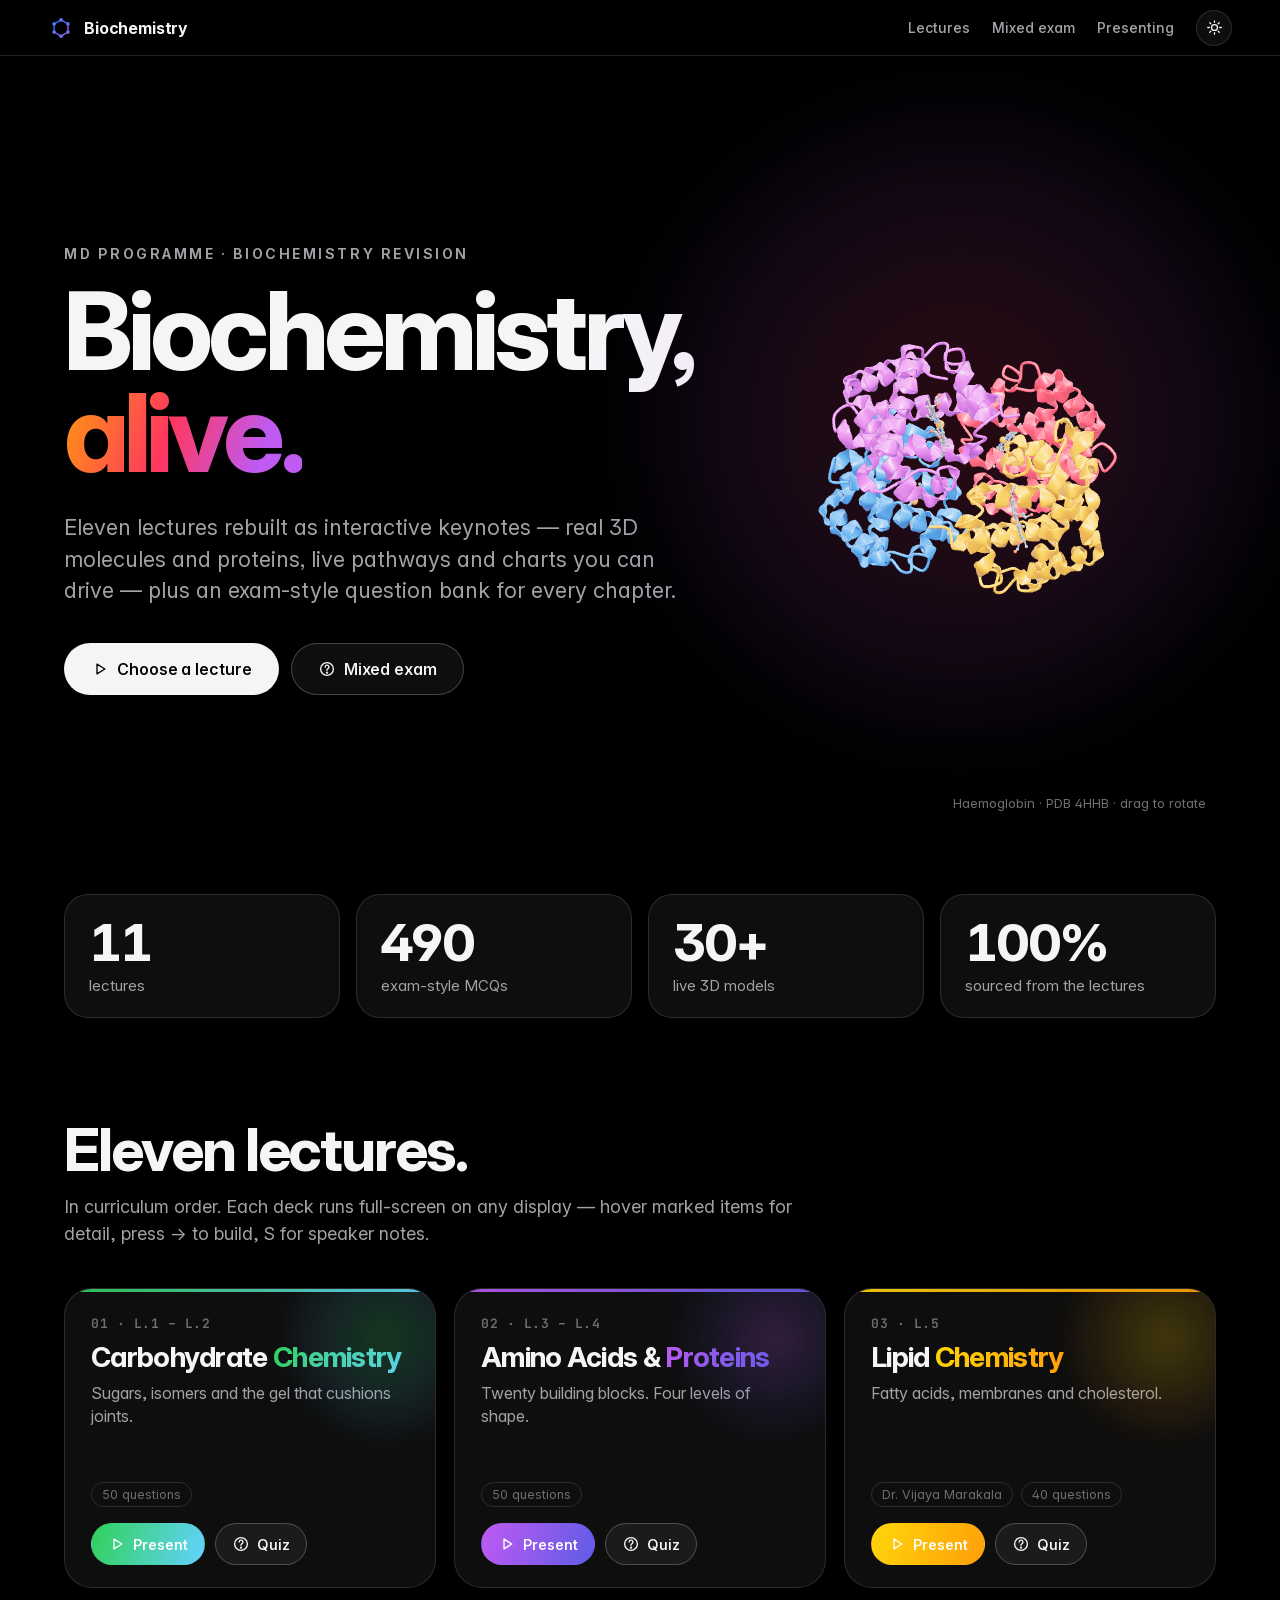
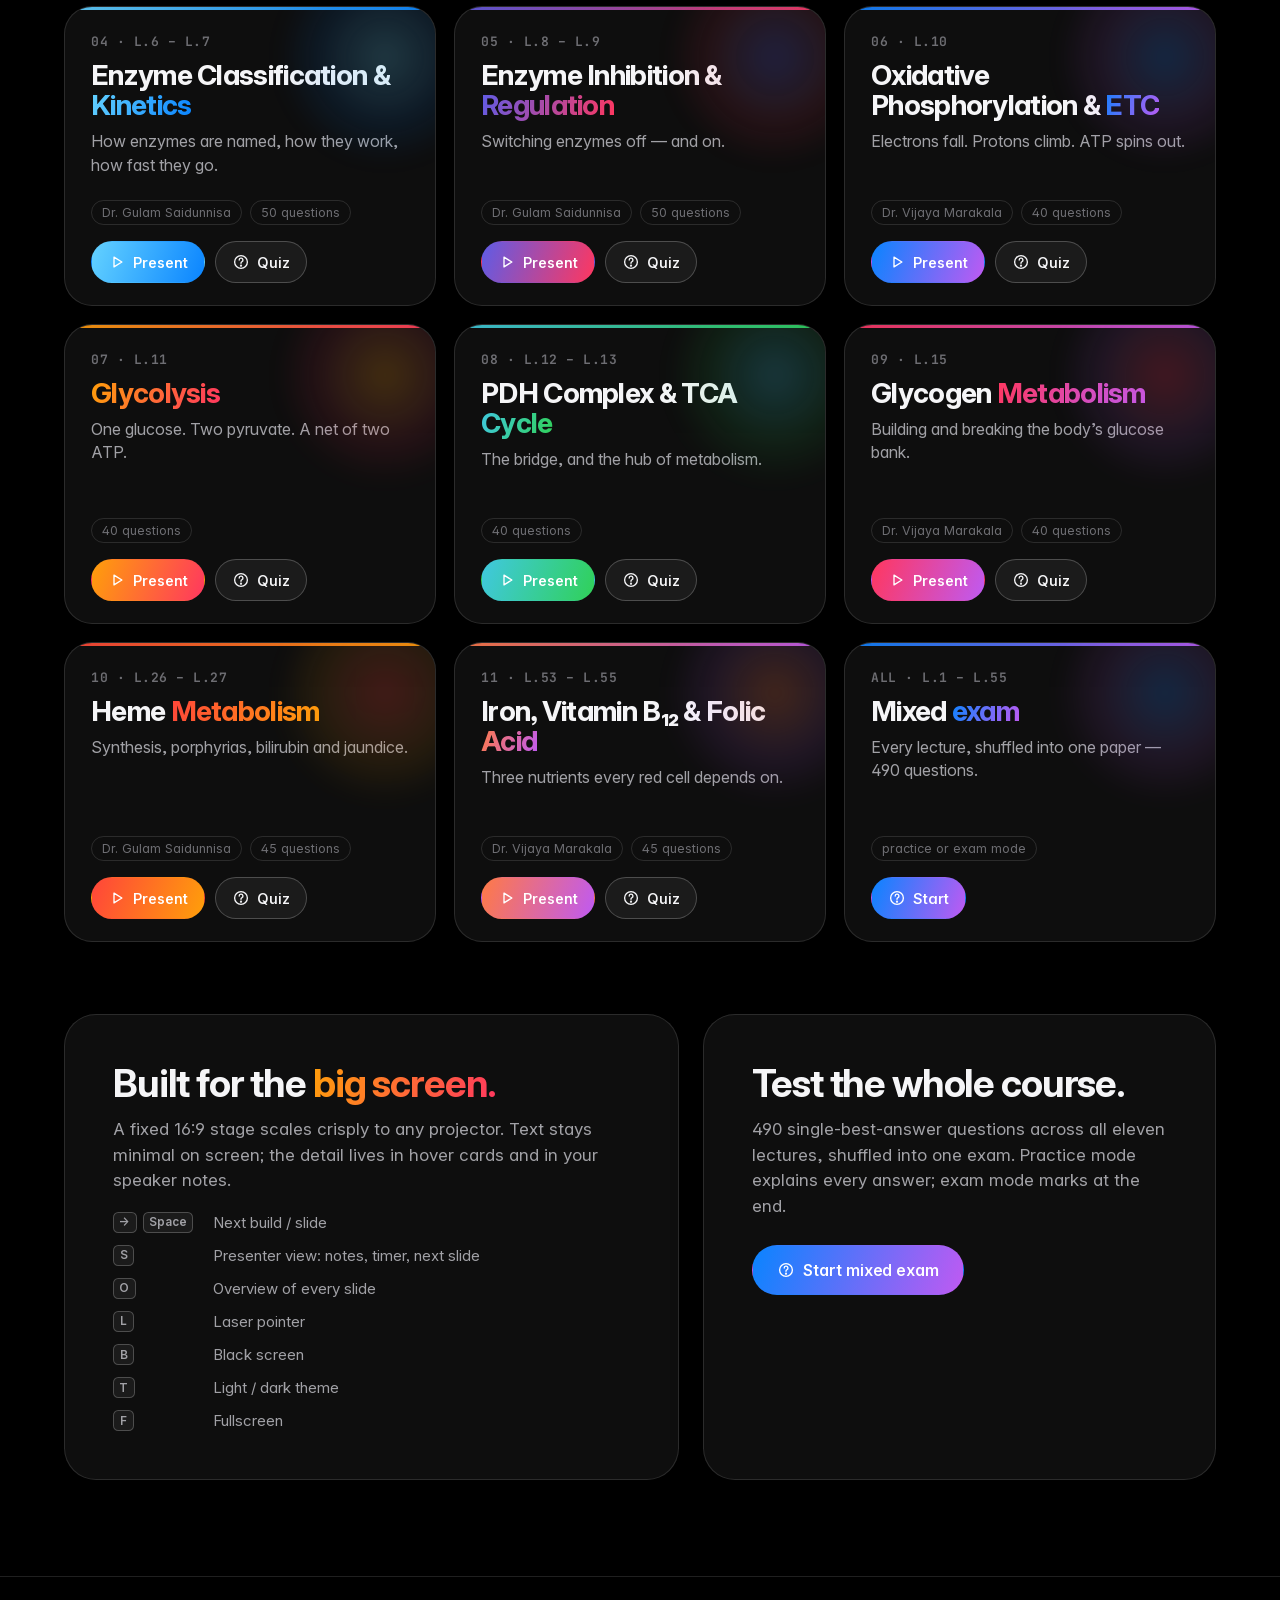
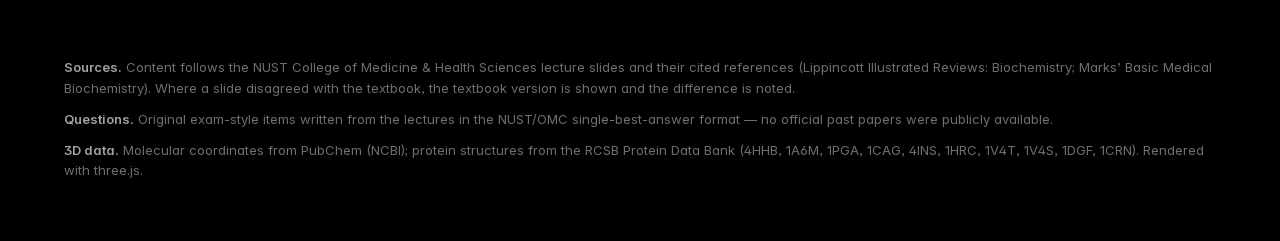
<file: index.html>
<!doctype html>
<html lang="en" data-theme="dark">
<head>
  <meta charset="utf-8">
  <meta name="viewport" content="width=device-width, initial-scale=1">
  <title>Biochemistry Revision</title>
  <meta name="description" content="Eleven biochemistry lectures rebuilt as interactive 3D keynotes, with an exam-style question bank for every chapter.">
  <meta property="og:title" content="Biochemistry, alive.">
  <meta property="og:description" content="Interactive 3D revision keynotes and exam-style MCQs for MD biochemistry.">
  <link rel="icon" href="assets/img/icon.svg" type="image/svg+xml">
  <link rel="preload" href="assets/fonts/InterVariable.woff2" as="font" type="font/woff2" crossorigin>
  <link rel="stylesheet" href="assets/css/app.css">
  <link rel="stylesheet" href="assets/css/hub.css">
  <script>try{var t=localStorage.getItem('biochem.theme');if(t)document.documentElement.dataset.theme=t;}catch(e){}</script>
  <script src="vendor/gsap/gsap.min.js"></script>
  <script type="importmap">
    { "imports": { "three": "./vendor/three/three.module.js", "three/addons/": "./vendor/three/addons/" } }
  </script>
  <script type="module">
    import { bootHub } from './assets/js/core/hub.js';
    bootHub();
  </script>
</head>
<body></body>
</html>
</file>
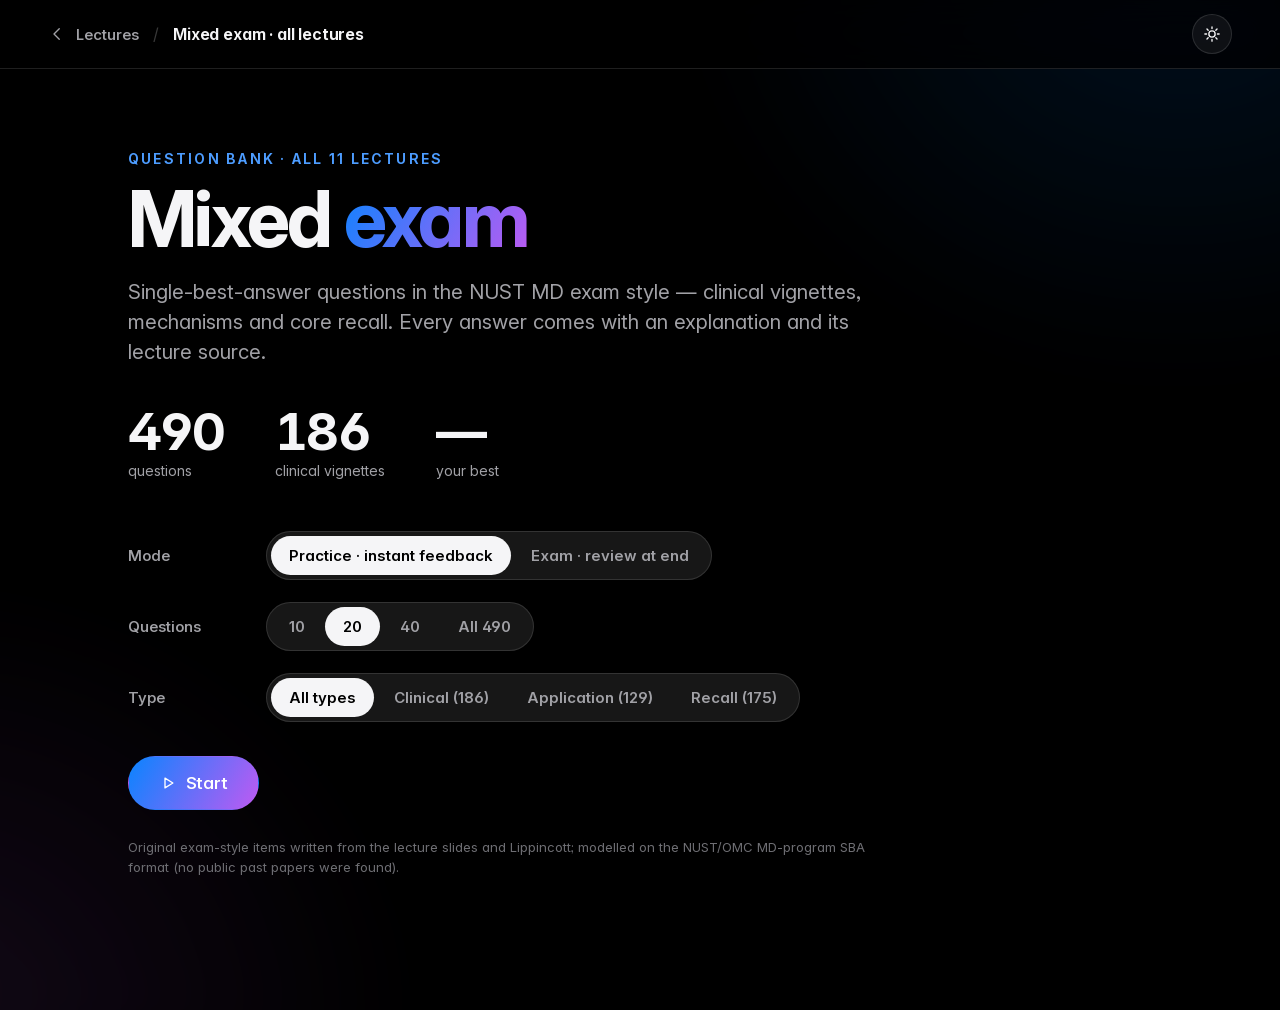
<file: quiz.html>
<!doctype html>
<html lang="en" data-theme="dark">
<head>
  <meta charset="utf-8">
  <meta name="viewport" content="width=device-width, initial-scale=1">
  <title>Questions · Biochemistry Revision</title>
  <meta name="description" content="Exam-style single-best-answer questions for each biochemistry lecture, with explanations.">
  <link rel="icon" href="assets/img/icon.svg" type="image/svg+xml">
  <link rel="preload" href="assets/fonts/InterVariable.woff2" as="font" type="font/woff2" crossorigin>
  <link rel="stylesheet" href="assets/css/app.css">
  <link rel="stylesheet" href="assets/css/quiz.css">
  <script>try{var t=localStorage.getItem('biochem.theme');if(t)document.documentElement.dataset.theme=t;}catch(e){}</script>
  <script src="vendor/gsap/gsap.min.js"></script>
  <script type="module">
    import { bootQuiz } from './assets/js/core/quiz.js';
    bootQuiz();
  </script>
</head>
<body></body>
</html>
</file>
<file: assets/css/app.css>
/* ==========================================================================
   Biochemistry Revision — design system
   Apple-inspired: quiet surfaces, one accent per lecture, big type.
   ========================================================================== */

@font-face {
  font-family: "Inter Var";
  src: url("../fonts/InterVariable.woff2") format("woff2-variations"),
       url("../fonts/InterVariable.woff2") format("woff2");
  font-weight: 100 900;
  font-style: normal;
  font-display: swap;
}
@font-face {
  font-family: "JB Mono";
  src: url("../fonts/jetbrains-mono-latin-wght-normal.woff2") format("woff2-variations");
  font-weight: 100 800;
  font-display: swap;
}
@font-face {
  font-family: "JB Mono";
  src: url("../fonts/jetbrains-mono-greek-wght-normal.woff2") format("woff2-variations");
  font-weight: 100 800;
  font-display: swap;
  unicode-range: U+0370-03FF;
}

:root {
  --font: "Inter Var", -apple-system, BlinkMacSystemFont, "SF Pro Display", "Segoe UI", system-ui, sans-serif;
  --mono: "JB Mono", ui-monospace, SFMono-Regular, Menlo, Consolas, monospace;
  --ease: cubic-bezier(.22, 1, .36, 1);
  --ease-io: cubic-bezier(.65, 0, .35, 1);

  /* Dark (default, best on projectors) */
  --bg: #000000;
  --bg-2: #0b0b0e;
  --surface: rgba(255, 255, 255, .055);
  --surface-2: rgba(255, 255, 255, .09);
  --surface-3: rgba(255, 255, 255, .14);
  --line: rgba(255, 255, 255, .12);
  --line-2: rgba(255, 255, 255, .22);
  --fg: #f5f5f7;
  --fg-2: #a1a1a6;
  --fg-3: #6e6e73;
  --glass: rgba(22, 22, 26, .78);
  --shadow: 0 40px 120px rgba(0, 0, 0, .6);
  --shadow-sm: 0 12px 40px rgba(0, 0, 0, .45);

  /* Lecture accent (overridden per lecture) */
  --a1: #0a84ff;
  --a2: #bf5af2;
  --ink: color-mix(in oklab, var(--a1) 82%, white);   /* accent for text */
  --grad: linear-gradient(120deg, var(--a1), var(--a2));

  /* Biochemical visual language — consistent across every lecture */
  --atp: #ffd60a;      /* ATP / energy            */
  --nadh: #64d2ff;     /* NADH / NADPH            */
  --fadh: #bf5af2;     /* FADH2                   */
  --co2: #98989d;      /* CO2 / waste             */
  --elec: #5ac8fa;     /* electrons               */
  --prot: #ff9f0a;     /* protons H+              */
  --act: #30d158;      /* activation / stimulates */
  --inh: #ff453a;      /* inhibition / deficiency */
  --o2: #ff6961;
  --c-carbon: #b8b8bf;
  --ok: #30d158;
  --bad: #ff453a;
  --warn: #ffd60a;

  color-scheme: dark;
}

:root[data-theme="light"] {
  --bg: #fbfbfd;
  --bg-2: #f2f2f5;
  --surface: rgba(0, 0, 0, .035);
  --surface-2: rgba(0, 0, 0, .06);
  --surface-3: rgba(0, 0, 0, .1);
  --line: rgba(0, 0, 0, .1);
  --line-2: rgba(0, 0, 0, .2);
  --fg: #1d1d1f;
  --fg-2: #515154;
  --fg-3: #86868b;
  --glass: rgba(255, 255, 255, .86);
  --shadow: 0 40px 120px rgba(0, 0, 0, .14);
  --shadow-sm: 0 12px 40px rgba(0, 0, 0, .1);
  --ink: color-mix(in oklab, var(--a1) 78%, black);

  --atp: #c98a00;
  --nadh: #0a84c6;
  --fadh: #8e3cc4;
  --co2: #6e6e73;
  --elec: #0a7bd6;
  --prot: #d97400;
  --act: #1f9d45;
  --inh: #d70015;
  --o2: #d63b33;
  --c-carbon: #4a4a50;
  --ok: #1f9d45;
  --bad: #d70015;
  --warn: #b38600;

  color-scheme: light;
}

*, *::before, *::after { box-sizing: border-box; }
html, body { margin: 0; height: 100%; }
body {
  background: var(--bg);
  color: var(--fg);
  font-family: var(--font);
  font-feature-settings: "cv11", "ss01", "ss03";
  -webkit-font-smoothing: antialiased;
  -moz-osx-font-smoothing: grayscale;
  text-rendering: optimizeLegibility;
  transition: background-color .5s var(--ease), color .5s var(--ease);
}
button { font: inherit; color: inherit; }
a { color: inherit; }
b, strong { font-weight: 650; color: var(--fg); }
.ink { color: var(--ink); }
.grad-text {
  background: var(--grad);
  -webkit-background-clip: text;
  background-clip: text;
  color: transparent;
}
.mono { font-family: var(--mono); }
.muted { color: var(--fg-2); }

/* Semantic chips used inside text, diagrams and tips */
.chip {
  display: inline-flex; align-items: center; gap: .35em;
  padding: .12em .55em; border-radius: 999px;
  font-size: .82em; font-weight: 600; letter-spacing: .01em;
  background: var(--surface-2); border: 1px solid var(--line);
  white-space: nowrap; vertical-align: .08em;
}
.chip.atp  { color: var(--atp);  border-color: color-mix(in oklab, var(--atp) 40%, transparent); background: color-mix(in oklab, var(--atp) 12%, transparent); }
.chip.nadh { color: var(--nadh); border-color: color-mix(in oklab, var(--nadh) 40%, transparent); background: color-mix(in oklab, var(--nadh) 12%, transparent); }
.chip.fadh { color: var(--fadh); border-color: color-mix(in oklab, var(--fadh) 40%, transparent); background: color-mix(in oklab, var(--fadh) 12%, transparent); }
.chip.act  { color: var(--act);  border-color: color-mix(in oklab, var(--act) 40%, transparent);  background: color-mix(in oklab, var(--act) 12%, transparent); }
.chip.inh  { color: var(--inh);  border-color: color-mix(in oklab, var(--inh) 40%, transparent);  background: color-mix(in oklab, var(--inh) 12%, transparent); }
.chip.acc  { color: var(--ink);  border-color: color-mix(in oklab, var(--a1) 40%, transparent);   background: color-mix(in oklab, var(--a1) 12%, transparent); }

/* ---------- Hover detail card (global, lives outside the stage) ---------- */
.tip {
  position: fixed; left: 0; top: 0; z-index: 1000;
  max-width: calc(620px * var(--s, 1));
  padding: calc(26px * var(--s, 1)) calc(30px * var(--s, 1));
  border-radius: calc(26px * var(--s, 1));
  background: var(--glass);
  -webkit-backdrop-filter: saturate(180%) blur(28px);
  backdrop-filter: saturate(180%) blur(28px);
  border: 1px solid var(--line-2);
  box-shadow: var(--shadow);
  color: var(--fg);
  font-size: calc(27px * var(--s, 1));
  line-height: 1.42;
  pointer-events: none;
  opacity: 0;
  transform: translateY(6px) scale(.97);
  transform-origin: var(--tip-origin, top left);
  transition: opacity .22s var(--ease), transform .32s var(--ease);
}
.tip.on { opacity: 1; transform: none; }
.tip .tip-kicker {
  font-size: .7em; font-weight: 650; letter-spacing: .12em; text-transform: uppercase;
  color: var(--ink); margin-bottom: .45em;
}
.tip .tip-title { font-size: 1.16em; font-weight: 650; letter-spacing: -.01em; margin-bottom: .35em; }
.tip .tip-body { color: var(--fg-2); }
.tip .tip-body b { color: var(--fg); }
.tip ul { margin: .3em 0 0; padding: 0; list-style: none; }
.tip li { position: relative; padding-left: 1em; margin: .28em 0; color: var(--fg-2); }
.tip li::before {
  content: ""; position: absolute; left: 0; top: .62em; width: .38em; height: .38em; border-radius: 50%;
  background: var(--grad);
}
.tip .tip-row { display: flex; flex-wrap: wrap; gap: .4em; margin-top: .6em; }
.tip .tip-src { margin-top: .7em; font-size: .72em; color: var(--fg-3); }

/* Elements that carry hover detail */
[data-tip], .has-tip { cursor: help; }

/* ---------- Generic buttons ---------- */
.btn {
  display: inline-flex; align-items: center; justify-content: center; gap: .5em;
  height: 44px; padding: 0 20px; border-radius: 999px;
  border: 1px solid var(--line-2); background: var(--surface);
  color: var(--fg); font-weight: 560; font-size: 15px; letter-spacing: -.005em;
  cursor: pointer; text-decoration: none;
  transition: background .25s var(--ease), transform .25s var(--ease), border-color .25s var(--ease);
}
.btn:hover { background: var(--surface-2); border-color: var(--line-2); }
.btn:active { transform: scale(.97); }
.btn.primary { background: var(--fg); color: var(--bg); border-color: transparent; }
.btn.primary:hover { background: color-mix(in oklab, var(--fg) 88%, var(--bg)); }
.btn.accent { background: var(--grad); color: #fff; border-color: transparent; }
.btn svg { width: 18px; height: 18px; }

.kbd {
  display: inline-flex; min-width: 1.8em; height: 1.8em; padding: 0 .45em;
  align-items: center; justify-content: center; border-radius: .45em;
  font: 600 .78em var(--font); border: 1px solid var(--line-2); background: var(--surface);
}

/* Big HTML label used over 3D */
.lbl3d {
  font-family: var(--font); font-size: 26px; font-weight: 620; letter-spacing: -.01em;
  color: var(--fg); padding: 8px 16px; border-radius: 999px;
  background: var(--glass); border: 1px solid var(--line-2);
  -webkit-backdrop-filter: blur(12px); backdrop-filter: blur(12px);
  white-space: nowrap; pointer-events: auto; user-select: none;
  transition: opacity .4s var(--ease);
}
.lbl3d.plain { background: none; border: 0; padding: 0; -webkit-backdrop-filter: none; backdrop-filter: none; text-shadow: 0 2px 12px var(--bg); }
.lbl3d.sm { font-size: 22px; padding: 6px 12px; }
.lbl3d.acc { color: var(--ink); border-color: color-mix(in oklab, var(--a1) 55%, transparent); }

/* 3D canvas host */
.three-host { position: absolute; inset: 0; }
.three-host canvas { display: block; width: 100% !important; height: 100% !important; outline: none; }
.three-host .labels { position: absolute; inset: 0; pointer-events: none; }
.three-host .labels > * { pointer-events: auto; }
.hint3d {
  position: absolute; right: 8px; bottom: 0; font-size: 22px; color: var(--fg-3);
  display: flex; align-items: center; gap: 10px; pointer-events: none;
}


@media (prefers-reduced-motion: reduce) {
  *, *::before, *::after { animation-duration: .01ms !important; transition-duration: .01ms !important; }
}
</file>
<file: assets/css/hub.css>
/* Hub / landing */
body.hub { overflow-x: hidden; }
.h-nav {
  position: sticky; top: 0; z-index: 30; height: 56px;
  display: flex; align-items: center; gap: 22px; padding: 0 clamp(16px, 4vw, 48px);
  background: color-mix(in oklab, var(--bg) 72%, transparent);
  -webkit-backdrop-filter: saturate(180%) blur(20px); backdrop-filter: saturate(180%) blur(20px);
  border-bottom: 1px solid var(--line);
}
.h-nav .brand { display: flex; align-items: center; gap: 10px; font-weight: 680; letter-spacing: -.01em; text-decoration: none; }
.h-nav .brand img { width: 26px; height: 26px; border-radius: 7px; }
.h-nav a.lnk { color: var(--fg-2); text-decoration: none; font-size: 14px; font-weight: 520; }
.h-nav a.lnk:hover { color: var(--fg); }
.h-nav .sp { flex: 1; }
.h-nav .icon-btn { width: 36px; height: 36px; border-radius: 999px; border: 1px solid var(--line); background: var(--surface); display: grid; place-items: center; cursor: pointer; color: var(--fg); }
.h-nav .icon-btn svg { width: 17px; height: 17px; }

.h-hero { position: relative; min-height: min(92vh, 980px); display: grid; grid-template-columns: 1.05fr 1fr; align-items: center; gap: 24px; padding: 40px clamp(16px, 5vw, 80px) 40px; overflow: hidden; }
@media (max-width: 900px) { .h-hero { grid-template-columns: 1fr; min-height: auto; padding-top: 32px; } .h-hero .stage3d { height: 420px; order: -1; } }
.h-hero .glow { position: absolute; inset: -10% -10% auto auto; width: 70vw; height: 70vw; background: radial-gradient(closest-side, color-mix(in oklab, #ff375f 22%, transparent), color-mix(in oklab, #bf5af2 12%, transparent) 55%, transparent 75%); filter: blur(50px); pointer-events: none; opacity: .8; }
.h-hero .eyebrow { font-size: 14px; letter-spacing: .18em; text-transform: uppercase; font-weight: 650; color: var(--fg-2); margin-bottom: 18px; }
.h-hero h1 { font-size: clamp(52px, 8.4vw, 128px); line-height: .95; letter-spacing: -.045em; font-weight: 760; margin: 0; }
.h-hero h1 em { font-style: normal; background: linear-gradient(110deg, #ff9f0a, #ff375f 45%, #bf5af2 80%); -webkit-background-clip: text; background-clip: text; color: transparent; }
.h-hero p.lead { font-size: clamp(18px, 1.7vw, 24px); line-height: 1.45; color: var(--fg-2); max-width: 640px; margin: 28px 0 0; }
.h-hero .cta { display: flex; gap: 12px; margin-top: 36px; flex-wrap: wrap; }
.h-hero .cta .btn { height: 52px; padding: 0 26px; font-size: 16px; }
.h-hero .stage3d { position: relative; height: min(78vh, 820px); }
.h-hero .stage3d .cap { position: absolute; bottom: 10px; right: 10px; font-size: 13px; color: var(--fg-3); }

.h-stats { display: grid; grid-template-columns: repeat(4, 1fr); gap: 16px; padding: 0 clamp(16px, 5vw, 80px); margin: 10px 0 30px; }
@media (max-width: 760px) { .h-stats { grid-template-columns: repeat(2, 1fr); } }
.h-stats .s { padding: 22px 24px; border-radius: 24px; background: var(--surface); border: 1px solid var(--line); }
.h-stats .v { font-size: clamp(36px, 4vw, 60px); font-weight: 760; letter-spacing: -.04em; line-height: 1; font-variant-numeric: tabular-nums; }
.h-stats .k { margin-top: 8px; color: var(--fg-2); font-size: 15px; }

.h-sec { padding: clamp(40px, 8vh, 96px) clamp(16px, 5vw, 80px) 0; }
.h-sec > h2 { font-size: clamp(34px, 4.6vw, 64px); letter-spacing: -.035em; margin: 0; font-weight: 740; line-height: 1.02; }
.h-sec > p.sub { color: var(--fg-2); font-size: clamp(16px, 1.4vw, 20px); margin: 14px 0 0; max-width: 760px; line-height: 1.5; }

.h-grid { margin-top: 40px; display: grid; grid-template-columns: repeat(4, 1fr); gap: 18px; }
@media (max-width: 1400px) { .h-grid { grid-template-columns: repeat(3, 1fr); } }
@media (max-width: 1000px) { .h-grid { grid-template-columns: repeat(2, 1fr); } }
@media (max-width: 640px) { .h-grid { grid-template-columns: 1fr; } }
.h-card-all { background: linear-gradient(160deg, color-mix(in oklab, #0a84ff 14%, var(--surface)), color-mix(in oklab, #bf5af2 12%, var(--surface))); }
.h-card {
  --c1: #0a84ff; --c2: #bf5af2;
  position: relative; overflow: hidden; border-radius: 28px; padding: 26px 26px 22px;
  background: var(--surface); border: 1px solid var(--line);
  display: flex; flex-direction: column; min-height: 300px;
  transition: transform .5s var(--ease), border-color .4s var(--ease), background .4s var(--ease);
}
.h-card:hover { transform: translateY(-6px); border-color: color-mix(in oklab, var(--c1) 50%, transparent); background: var(--surface-2); }
.h-card::before { content: ""; position: absolute; inset: 0 0 auto 0; height: 3px; background: linear-gradient(90deg, var(--c1), var(--c2)); opacity: .9; }
.h-card .orb { position: absolute; right: -60px; top: -60px; width: 220px; height: 220px; border-radius: 50%; background: radial-gradient(closest-side, color-mix(in oklab, var(--c1) 40%, transparent), color-mix(in oklab, var(--c2) 18%, transparent) 60%, transparent); filter: blur(10px); opacity: .55; transition: opacity .5s, transform .8s var(--ease); pointer-events: none; }
.h-card:hover .orb { opacity: .9; transform: scale(1.15); }
.h-card .num { font: 650 13px var(--mono); color: var(--fg-3); letter-spacing: .04em; }
.h-card h3 { font-size: 28px; line-height: 1.08; letter-spacing: -.025em; margin: 10px 0 0; font-weight: 720; }
.h-card h3 span { background: linear-gradient(110deg, var(--c1), var(--c2)); -webkit-background-clip: text; background-clip: text; color: transparent; }
.h-card p { color: var(--fg-2); margin: 10px 0 0; font-size: 16px; line-height: 1.45; }
.h-card .meta { margin-top: auto; padding-top: 18px; display: flex; gap: 8px; flex-wrap: wrap; font-size: 12.5px; color: var(--fg-3); }
.h-card .meta span { padding: 4px 10px; border-radius: 999px; border: 1px solid var(--line); }
.h-card .acts { display: flex; gap: 10px; margin-top: 16px; }
.h-card .acts .btn { height: 42px; font-size: 14.5px; padding: 0 16px; }
.h-card .acts .btn.go { background: linear-gradient(110deg, var(--c1), var(--c2)); color: #fff; border-color: transparent; }

.h-exam { margin-top: 0; display: grid; grid-template-columns: 1.2fr 1fr; gap: 24px; align-items: stretch; }
@media (max-width: 900px) { .h-exam { grid-template-columns: 1fr; } }
.h-panel { border-radius: 32px; padding: clamp(26px, 4vw, 48px); background: var(--surface); border: 1px solid var(--line); position: relative; overflow: hidden; }
.h-panel h3 { font-size: clamp(28px, 3vw, 42px); letter-spacing: -.03em; margin: 0; line-height: 1.05; }
.h-panel p { color: var(--fg-2); font-size: 17px; line-height: 1.5; margin: 14px 0 0; }
.h-panel .btn { margin-top: 26px; height: 50px; padding: 0 24px; font-size: 16px; }
.h-keys { display: grid; grid-template-columns: auto 1fr; gap: 12px 20px; margin-top: 18px; font-size: 15px; color: var(--fg-2); align-items: center; }
.h-keys .k { display: flex; gap: 6px; }

.h-foot { padding: 80px clamp(16px, 5vw, 80px) 60px; color: var(--fg-3); font-size: 13px; line-height: 1.6; border-top: 1px solid var(--line); margin-top: 96px; display: grid; gap: 10px; }
.h-foot b { color: var(--fg-2); font-weight: 600; }
</file>
<file: assets/css/quiz.css>
/* Quiz — responsive, large-type, calm. */
body.quiz { min-height: 100%; overflow-x: hidden; }
.q-ambient {
  position: fixed; inset: -20%; z-index: -1; pointer-events: none;
  background:
    radial-gradient(40% 50% at 80% 10%, color-mix(in oklab, var(--a1) 18%, transparent), transparent 70%),
    radial-gradient(40% 50% at 10% 95%, color-mix(in oklab, var(--a2) 14%, transparent), transparent 70%);
  filter: blur(40px); opacity: .7;
}
.q-top {
  position: sticky; top: 0; z-index: 20;
  display: flex; align-items: center; gap: 14px; padding: 14px clamp(16px, 4vw, 48px);
  background: color-mix(in oklab, var(--bg) 78%, transparent);
  -webkit-backdrop-filter: saturate(180%) blur(20px); backdrop-filter: saturate(180%) blur(20px);
  border-bottom: 1px solid var(--line);
}
.q-top .crumb { display: flex; align-items: center; gap: 10px; color: var(--fg-2); text-decoration: none; font-weight: 560; font-size: 15px; }
.q-top .crumb svg { width: 18px; height: 18px; }
.q-top .title { font-weight: 650; font-size: 16px; letter-spacing: -.01em; white-space: nowrap; overflow: hidden; text-overflow: ellipsis; }
.q-top .spacer { flex: 1; }
.q-top .icon-btn { width: 40px; height: 40px; border-radius: 999px; border: 1px solid var(--line); background: var(--surface); display: grid; place-items: center; cursor: pointer; color: var(--fg); }
.q-top .icon-btn svg { width: 18px; height: 18px; }
.q-top .timer { font: 600 15px var(--mono); color: var(--fg-2); font-variant-numeric: tabular-nums; }

.q-wrap { width: min(1120px, 100%); margin: 0 auto; padding: clamp(24px, 5vh, 64px) clamp(16px, 4vw, 48px) 120px; }

/* Progress segments */
.q-progress { display: flex; gap: 4px; margin: 0 0 clamp(20px, 4vh, 40px); }
.q-progress i { flex: 1; height: 6px; border-radius: 99px; background: var(--surface-3); transition: background .4s var(--ease), transform .4s var(--ease); }
.q-progress i.cur { background: var(--fg-2); }
.q-progress i.ok { background: var(--ok); }
.q-progress i.bad { background: var(--bad); }
.q-progress i.done { background: var(--ink); }
.q-progress i.flag { box-shadow: 0 0 0 2px var(--warn); }

/* Start screen */
.q-hero { padding: clamp(10px, 4vh, 40px) 0 10px; }
.q-hero .eyebrow { font-size: 14px; letter-spacing: .16em; text-transform: uppercase; font-weight: 650; color: var(--ink); margin-bottom: 14px; }
.q-hero h1 { font-size: clamp(40px, 6vw, 84px); line-height: 1.02; letter-spacing: -.035em; margin: 0; font-weight: 720; }
.q-hero h1 em { font-style: normal; background: var(--grad); -webkit-background-clip: text; background-clip: text; color: transparent; }
.q-hero p { font-size: clamp(17px, 1.6vw, 22px); color: var(--fg-2); max-width: 760px; line-height: 1.45; margin: 18px 0 0; }
.q-stats { display: flex; gap: clamp(20px, 4vw, 56px); margin: 34px 0 6px; flex-wrap: wrap; }
.q-stats .v { font-size: clamp(32px, 4vw, 52px); font-weight: 720; letter-spacing: -.03em; font-variant-numeric: tabular-nums; }
.q-stats .k { font-size: 14px; color: var(--fg-2); }
.q-setup { margin-top: 36px; display: grid; gap: 22px; }
.q-row { display: flex; align-items: center; gap: 18px; flex-wrap: wrap; }
.q-row .lab { width: 120px; font-size: 15px; color: var(--fg-2); font-weight: 560; }
.q-seg { display: inline-flex; padding: 4px; border-radius: 999px; background: var(--surface-2); border: 1px solid var(--line); gap: 2px; flex-wrap: wrap; }
.q-seg button { border: 0; background: transparent; padding: 10px 18px; border-radius: 999px; cursor: pointer; font-size: 15px; font-weight: 600; color: var(--fg-2); transition: background .25s var(--ease), color .25s; }
.q-seg button.on { background: var(--fg); color: var(--bg); }
.q-start { margin-top: 34px; display: flex; gap: 14px; flex-wrap: wrap; }
.q-start .btn { height: 54px; padding: 0 30px; font-size: 17px; }
.q-note { margin-top: 28px; font-size: 13px; color: var(--fg-3); max-width: 760px; line-height: 1.5; }

/* Question */
.q-meta { display: flex; gap: 10px; align-items: center; flex-wrap: wrap; margin-bottom: 18px; font-size: 14px; color: var(--fg-2); }
.q-meta .n { font: 600 14px var(--mono); color: var(--fg-3); }
.q-meta .tag { padding: 5px 12px; border-radius: 999px; background: var(--surface-2); border: 1px solid var(--line); font-weight: 600; font-size: 13px; }
.q-meta .tag.type-clinical { color: var(--inh); border-color: color-mix(in oklab, var(--inh) 35%, transparent); background: color-mix(in oklab, var(--inh) 8%, transparent); }
.q-stem { font-size: clamp(21px, 2.15vw, 32px); line-height: 1.42; letter-spacing: -.012em; font-weight: 520; margin: 0 0 clamp(20px, 3.5vh, 36px); text-wrap: pretty; }
.q-opts { display: grid; gap: 12px; }
.q-opt {
  display: grid; grid-template-columns: 44px 1fr auto; align-items: center; gap: 16px; text-align: left;
  width: 100%; padding: 16px 20px; border-radius: 20px; cursor: pointer;
  background: var(--surface); border: 1.5px solid var(--line); color: var(--fg);
  font-size: clamp(17px, 1.55vw, 23px); line-height: 1.35; font-weight: 480;
  transition: background .25s var(--ease), border-color .25s var(--ease), transform .25s var(--ease), opacity .3s;
}
.q-opt:hover:not([disabled]) { background: var(--surface-2); border-color: var(--line-2); transform: translateY(-1px); }
.q-opt .L { width: 44px; height: 44px; border-radius: 14px; display: grid; place-items: center; font: 700 18px var(--font); background: var(--surface-2); border: 1px solid var(--line); color: var(--fg-2); transition: all .25s var(--ease); }
.q-opt .mark { width: 30px; height: 30px; opacity: 0; transition: opacity .3s; }
.q-opt.sel { border-color: var(--fg-2); background: var(--surface-2); }
.q-opt.sel .L { background: var(--fg); color: var(--bg); border-color: transparent; }
.q-opt.ok { border-color: var(--ok); background: color-mix(in oklab, var(--ok) 12%, transparent); }
.q-opt.ok .L { background: var(--ok); color: #fff; border-color: transparent; }
.q-opt.ok .mark { opacity: 1; color: var(--ok); }
.q-opt.bad { border-color: var(--bad); background: color-mix(in oklab, var(--bad) 10%, transparent); }
.q-opt.bad .L { background: var(--bad); color: #fff; border-color: transparent; }
.q-opt.bad .mark { opacity: 1; color: var(--bad); }
.q-opt.dim { opacity: .5; }
.q-opt[disabled] { cursor: default; }

.q-explain {
  margin-top: 22px; padding: 22px 24px; border-radius: 22px;
  background: var(--surface); border: 1px solid var(--line);
  font-size: clamp(16px, 1.35vw, 19px); line-height: 1.55; color: var(--fg-2);
  opacity: 0; transform: translateY(10px); transition: opacity .45s var(--ease), transform .45s var(--ease);
}
.q-explain.on { opacity: 1; transform: none; }
.q-explain .verdict { font-size: clamp(18px, 1.6vw, 22px); font-weight: 680; color: var(--fg); margin-bottom: 8px; display: flex; align-items: center; gap: 10px; }
.q-explain .verdict.ok { color: var(--ok); }
.q-explain .verdict.bad { color: var(--bad); }
.q-explain .verdict svg { width: 24px; height: 24px; }
.q-explain p { margin: 8px 0 0; }
.q-explain b { color: var(--fg); }
.q-explain .src { margin-top: 12px; font-size: 13px; color: var(--fg-3); }

.q-actions { display: flex; gap: 12px; margin-top: 26px; align-items: center; flex-wrap: wrap; }
.q-actions .btn { height: 52px; padding: 0 26px; font-size: 16px; }
.q-actions .hint { margin-left: auto; font-size: 13px; color: var(--fg-3); display: flex; gap: 8px; align-items: center; }
.q-actions .btn.flagged { border-color: var(--warn); color: var(--warn); }

/* Results */
.q-result { display: grid; grid-template-columns: minmax(240px, 340px) 1fr; gap: clamp(24px, 5vw, 64px); align-items: center; margin-top: 10px; }
@media (max-width: 760px) { .q-result { grid-template-columns: 1fr; } }
.q-ring { position: relative; width: 100%; aspect-ratio: 1; }
.q-ring svg { width: 100%; height: 100%; transform: rotate(-90deg); }
.q-ring .center { position: absolute; inset: 0; display: grid; place-content: center; text-align: center; }
.q-ring .pct { font-size: clamp(56px, 7vw, 92px); font-weight: 760; letter-spacing: -.05em; line-height: 1; font-variant-numeric: tabular-nums; }
.q-ring .sub { color: var(--fg-2); font-size: 16px; margin-top: 8px; }
.q-verdict h2 { font-size: clamp(32px, 4vw, 56px); letter-spacing: -.03em; margin: 0; font-weight: 720; line-height: 1.05; }
.q-verdict p { color: var(--fg-2); font-size: 18px; margin: 14px 0 0; }
.q-topics { margin-top: 28px; display: grid; gap: 12px; }
.q-topic { display: grid; grid-template-columns: minmax(140px, 260px) 1fr 60px; gap: 14px; align-items: center; font-size: 15px; }
.q-topic .bar { height: 10px; border-radius: 99px; background: var(--surface-3); overflow: hidden; }
.q-topic .bar i { display: block; height: 100%; width: 0; border-radius: 99px; background: var(--grad); transition: width 1s var(--ease); }
.q-topic .v { text-align: right; font: 600 14px var(--mono); color: var(--fg-2); }
.q-review { margin-top: 48px; }
.q-review h3 { font-size: 24px; letter-spacing: -.02em; margin: 0 0 16px; }
.q-item { border: 1px solid var(--line); background: var(--surface); border-radius: 20px; margin-bottom: 12px; overflow: hidden; }
.q-item summary { cursor: pointer; padding: 18px 22px; list-style: none; display: flex; gap: 14px; align-items: flex-start; font-size: 17px; line-height: 1.45; }
.q-item summary::-webkit-details-marker { display: none; }
.q-item summary .st { flex: none; width: 26px; height: 26px; margin-top: 1px; }
.q-item .body { padding: 0 22px 20px 62px; color: var(--fg-2); font-size: 16px; line-height: 1.55; }
.q-item .body .ans { color: var(--ok); font-weight: 620; }
.q-item .body .yours { color: var(--bad); font-weight: 620; }

.q-empty { text-align: center; color: var(--fg-2); padding: 80px 0; font-size: 18px; }

@media (max-width: 640px) {
  .q-opt { grid-template-columns: 34px 1fr 20px; gap: 12px; padding: 13px 14px; border-radius: 16px; }
  .q-opt .L { width: 34px; height: 34px; border-radius: 10px; font-size: 15px; }
  .q-opt .mark { width: 20px; height: 20px; }
  .q-top .title { max-width: 40vw; }
  .q-actions .hint { display: none; }
  .q-row .lab { width: 100%; }
}
</file>
